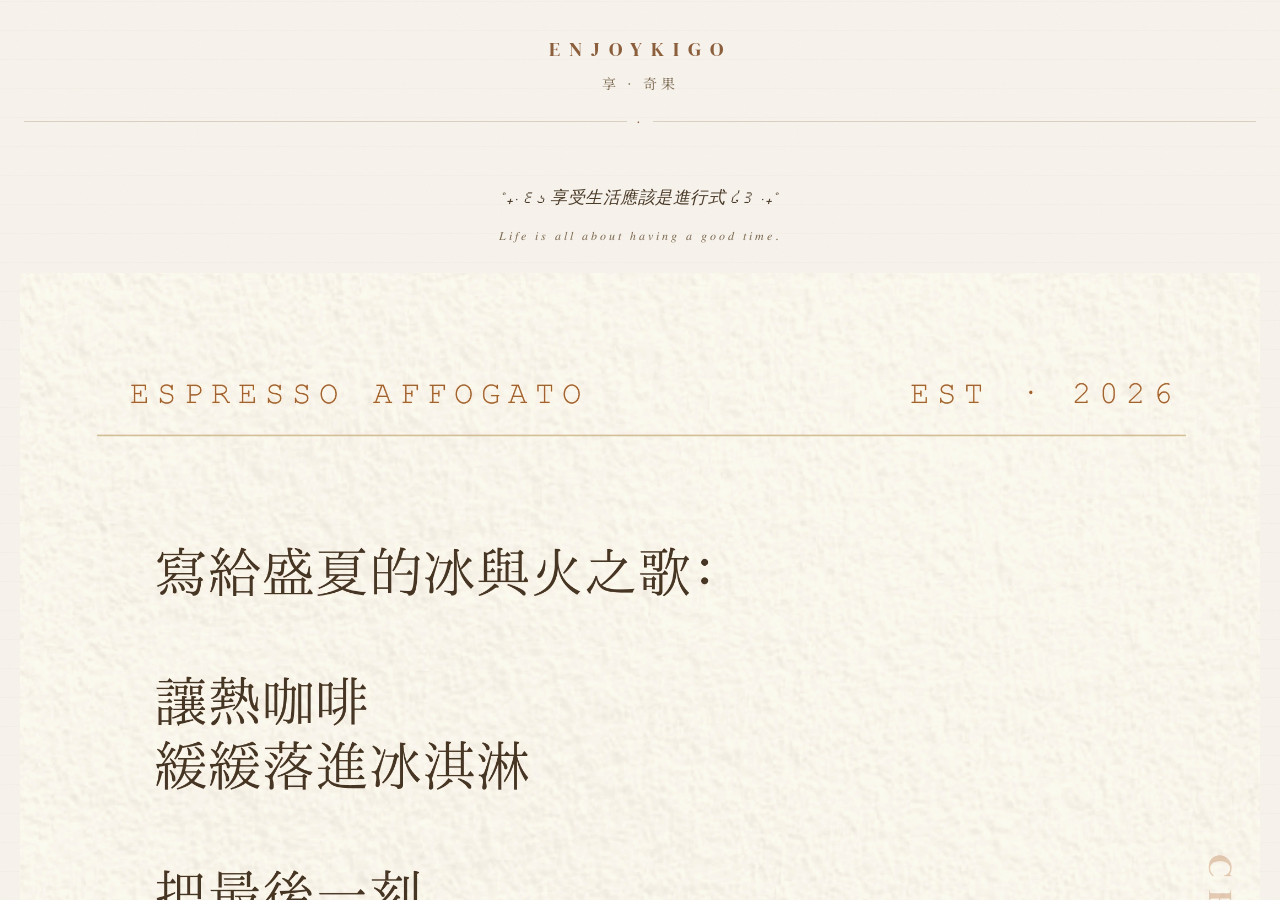
<file: index.html>
<!DOCTYPE html>
<html lang="zh-TW">
<head>
  <meta charset="UTF-8">
  <meta name="viewport" content="width=device-width, initial-scale=1.0">
  <meta name="theme-color" content="#F7F3EC">
  <title>享．奇果 — Seasonal Menu</title>

  <!-- SEO -->
  <meta name="description" content="享·奇果 EnjoyKigo — 精選當季咖啡、茶飲與手作甜點。每日限量，慢慢享受。">
  <meta name="keywords" content="享奇果,EnjoyKigo,咖啡,甜點,茶飲,季節菜單,手作蛋糕,台灣咖啡廳">
  <meta name="author" content="EnjoyKigo">
  <meta name="robots" content="index, follow">
  <meta name="color-scheme" content="only light">

  <!-- Open Graph -->
  <meta property="og:type" content="restaurant.menu">
  <meta property="og:title" content="享．奇果 — Seasonal Menu">
  <meta property="og:description" content="精選當季咖啡、茶飲與手作甜點。每日限量，慢慢享受。">
  <meta property="og:image" content="https://sandywow.github.io/kigoMenu/src/lemon%20pound.jpg">
  <meta property="og:url" content="https://sandywow.github.io/kigoMenu/">
  <meta property="og:locale" content="zh_TW">

  <!-- Twitter Card -->
  <meta name="twitter:card" content="summary_large_image">
  <meta name="twitter:title" content="享．奇果 — Seasonal Menu">
  <meta name="twitter:description" content="精選當季咖啡、茶飲與手作甜點。每日限量，慢慢享受。">
  <meta name="twitter:image" content="https://sandywow.github.io/kigoMenu/src/lemon%20pound.jpg">

  <link rel="preconnect" href="https://fonts.googleapis.com">
  <link href="https://fonts.googleapis.com/css2?family=Cormorant+Garamond:ital,wght@0,300;0,400;0,500;1,300;1,400&family=Noto+Serif+TC:wght@300;400&family=DM+Serif+Display:ital@0;1&display=swap" rel="stylesheet">
  <link rel="stylesheet" href="style.css">
</head>
<body>

<!-- ═══════════════════════════════════ -->
<!--  LANDING PAGE                      -->
<!-- ═══════════════════════════════════ -->
<section class="page visible" id="landing" aria-label="Welcome">

  <header class="landing-header">
    <div class="cafe-logo-text" id="cafe-name"></div>
    <div class="cafe-logo-jp"   id="cafe-sub"></div>
    <div class="landing-date"   id="landing-date-line"></div>
  </header>

  <div class="deco-rule"><span>◆</span></div>

  <!-- Hero visual (JS swaps in a real image if heroImage is set) -->
  <div class="hero-wrapper">
    <div class="hero-illustrated" id="hero-visual">
      <svg viewBox="0 0 220 220" xmlns="http://www.w3.org/2000/svg" aria-hidden="true">
        <ellipse cx="110" cy="165" rx="80" ry="14" fill="rgba(189,153,117,0.18)"/>
        <ellipse cx="110" cy="163" rx="75" ry="11" fill="rgba(237,229,216,0.9)" stroke="rgba(139,94,60,0.15)" stroke-width="1"/>
        <rect x="62" y="100" width="96" height="65" rx="4" fill="#E8DCC8"/>
        <rect x="62" y="100" width="96" height="22" rx="4" fill="#D9CFC0"/>
        <ellipse cx="110" cy="100" rx="50" ry="10" fill="#F2ECE2"/>
        <ellipse cx="110" cy="66"  rx="18" ry="20" fill="rgba(200,100,80,0.75)"/>
        <ellipse cx="110" cy="63"  rx="14" ry="16" fill="rgba(210,115,95,0.6)"/>
        <path d="M103 58 Q110 52 117 58" stroke="rgba(139,94,60,0.5)" stroke-width="1" fill="none"/>
        <ellipse cx="96"  cy="56" rx="8" ry="4" fill="rgba(122,125,92,0.65)" transform="rotate(-30,96,56)"/>
        <ellipse cx="124" cy="56" rx="8" ry="4" fill="rgba(122,125,92,0.55)" transform="rotate(30,124,56)"/>
        <circle cx="80"  cy="92" r="5" fill="rgba(242,236,226,0.9)"/>
        <circle cx="140" cy="90" r="4" fill="rgba(242,236,226,0.8)"/>
        <circle cx="158" cy="96" r="3" fill="rgba(242,236,226,0.7)"/>
        <circle cx="62"  cy="96" r="3" fill="rgba(242,236,226,0.7)"/>
        <line x1="165" y1="110" x2="165" y2="155" stroke="rgba(139,94,60,0.4)" stroke-width="1.5" stroke-linecap="round"/>
        <path d="M162 110 L162 120 M165 110 L165 120 M168 110 L168 120 M162 120 Q165 126 168 120" fill="none" stroke="rgba(139,94,60,0.4)" stroke-width="1.2"/>
        <ellipse cx="48"  cy="72"  rx="5" ry="3"   fill="rgba(237,232,154,0.5)"  transform="rotate(-20,48,72)"/>
        <ellipse cx="172" cy="80"  rx="4" ry="2.5" fill="rgba(164,168,120,0.4)"  transform="rotate(15,172,80)"/>
        <ellipse cx="38"  cy="130" rx="3" ry="2"   fill="rgba(237,232,154,0.35)" transform="rotate(40,38,130)"/>
        <ellipse cx="185" cy="120" rx="4" ry="2"   fill="rgba(164,168,120,0.3)"  transform="rotate(-10,185,120)"/>
      </svg>
    </div>
    <div class="seasonal-badge" id="hero-badge"></div>
    <div class="hero-caption">
      <h2 id="hero-title"></h2>
      <p  id="hero-subtitle"></p>
    </div>
  </div>

  <!-- Tagline -->
  <div class="tagline-block">
    <p id="landing-tagline"></p>
    <span class="jp" id="landing-tagline-jp"></span>
  </div>

  <!-- Seasonal banner -->
  <div class="banner-section" id="banner-section">
    <div class="banner-label" id="banner-label-text"></div>
    <div id="banner-display"></div>
  </div>

  <!-- Today's recommendation card -->
  <div class="seasonal-card" id="seasonal-card">
    <div class="card-label"       id="card-label-text"></div>
    <div class="card-item-name"   id="card-name"></div>
    <div class="card-item-name-jp" id="card-name-jp"></div>
    <p   class="card-desc"        id="card-desc"></p>
    <div class="card-price" id="card-price-wrap">
      <span id="card-price"></span>
      <span class="card-tag" id="card-tag"></span>
    </div>
  </div>

  <!-- CTA -->
  <div class="cta-wrapper">
    <button class="btn-menu" id="cta-btn" onclick="showMenu()"></button>
    <span class="btn-hint" id="cta-hint"></span>
  </div>

  <footer class="landing-footer" id="landing-footer">
    <span id="footer-left"></span>
    <span id="footer-right"></span>
  </footer>

</section>


<!-- ═══════════════════════════════════ -->
<!--  MENU PAGE                         -->
<!-- ═══════════════════════════════════ -->
<section class="page hidden" id="menu-page" aria-label="Full Menu">

  <div class="menu-header">
    <div class="menu-header-top">
      <button class="back-btn" onclick="showLanding()">
        <svg viewBox="0 0 24 24" fill="none" stroke="currentColor" stroke-width="1.5">
          <path d="M19 12H5M12 5l-7 7 7 7"/>
        </svg>
        返回
      </button>
      <div style="text-align:right" id="menu-logo-wrap"></div>
    </div>
    <div style="margin-top:16px">
      <div class="menu-title"    id="menu-title-text"></div>
      <div class="menu-subtitle" id="menu-subtitle-text"></div>
    </div>
  </div>

  <!-- Sticky tab bar (populated by JS from tabs config) -->
  <nav class="tab-bar" id="tab-bar" role="tablist"></nav>

  <!-- Menu items injected here by renderSection() -->
  <div id="menu-content"></div>

</section>

<script src="config.js"></script>
<script src="app.js"></script>
</body>
</html>
</file>
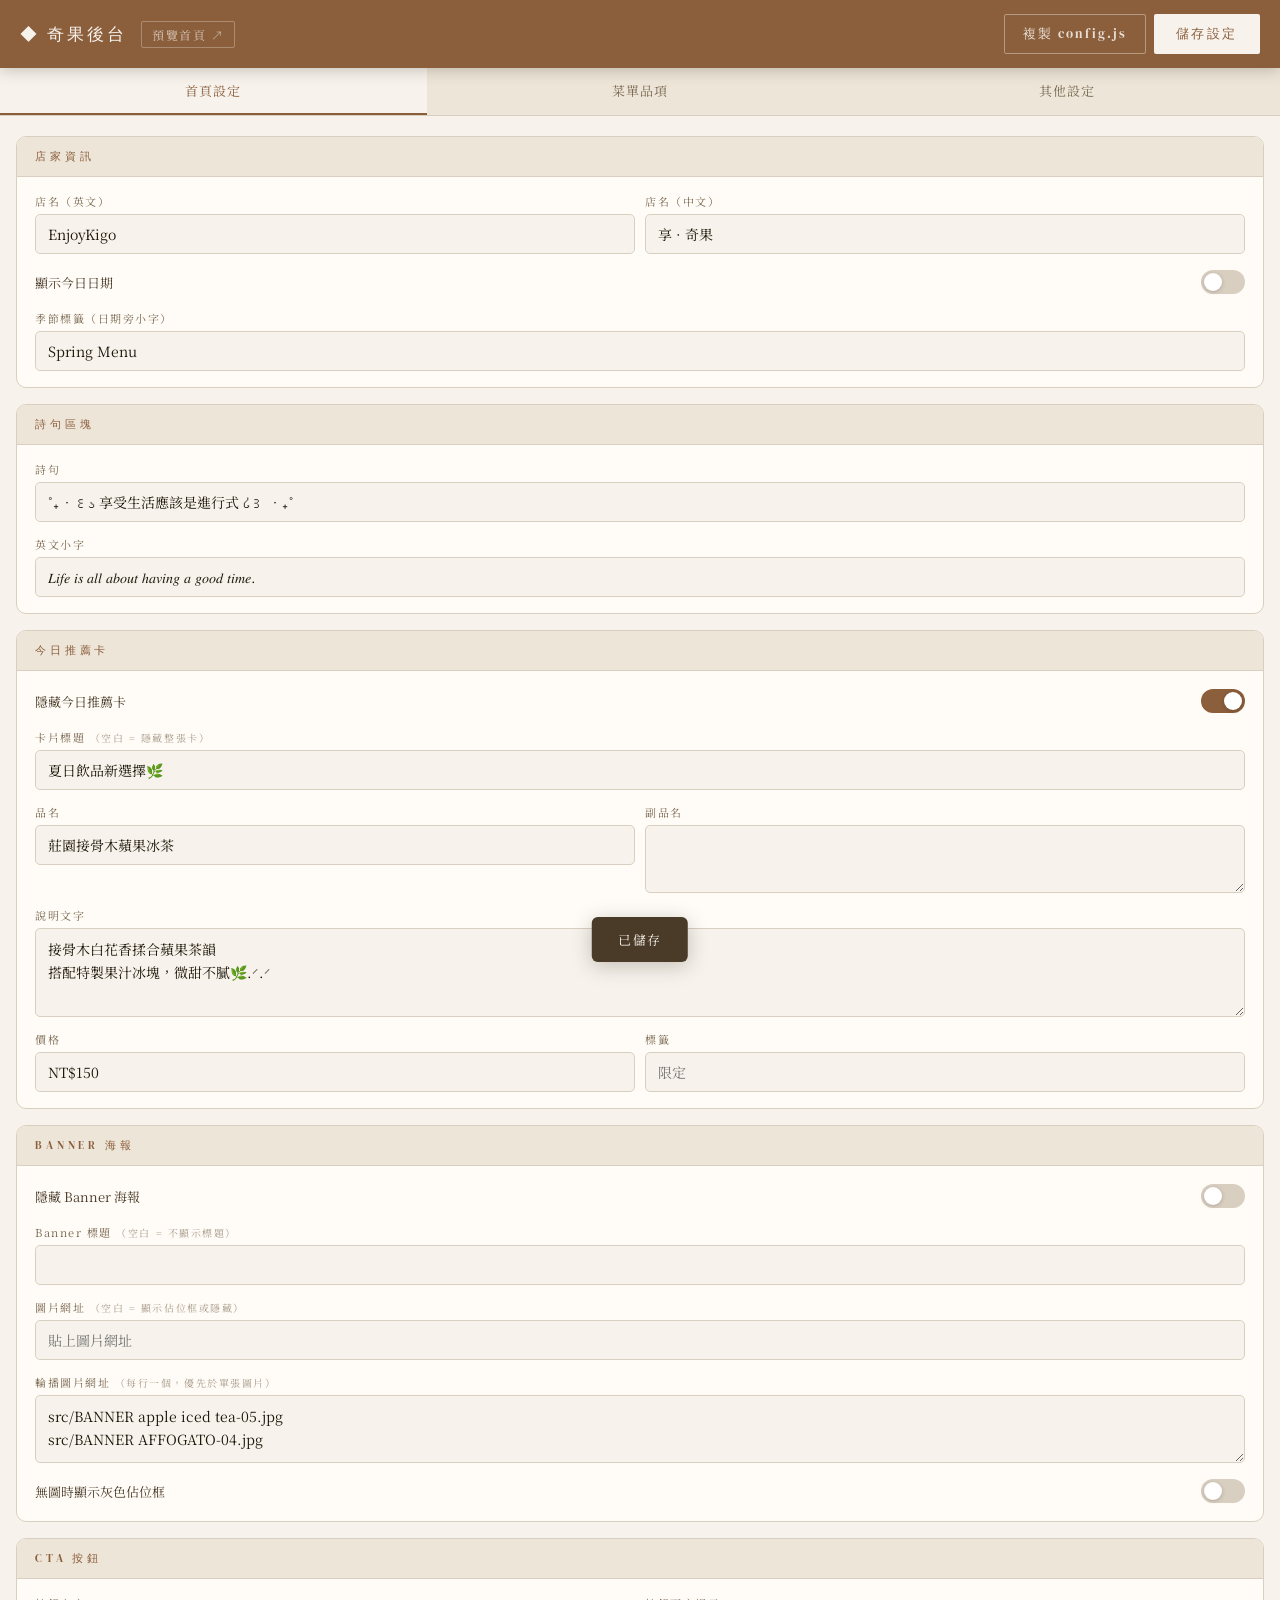
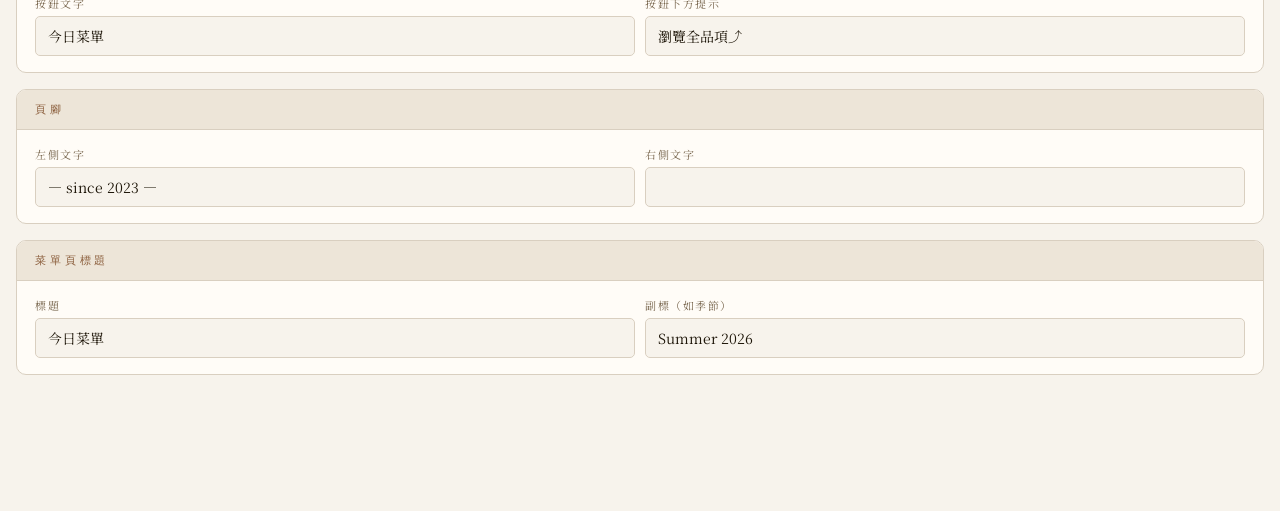
<file: admin.html>
<!DOCTYPE html>
<html lang="zh-TW">
<head>
  <meta charset="UTF-8">
  <meta name="viewport" content="width=device-width, initial-scale=1.0">
  <title>後台設定 — 享·奇果</title>
  <link rel="preconnect" href="https://fonts.googleapis.com">
  <link href="https://fonts.googleapis.com/css2?family=Cormorant+Garamond:ital,wght@0,400&family=Noto+Serif+TC:wght@300;400&family=DM+Serif+Display:ital@0;1&display=swap" rel="stylesheet">
  <style>
    :root {
      --cream: #F7F3EC; --parchment: #EDE5D8; --beige: #D9CFC0;
      --caramel: #8B5E3C; --caramel-lt: #B8845A;
      --ink: #1E1609; --ink-soft: #4A3A28; --ink-faint: #7A6850;
      --white: #FFFCF7; --danger: #b94040;
    }
    *, *::before, *::after { box-sizing: border-box; margin: 0; padding: 0; }
    body {
      background: var(--cream);
      color: var(--ink);
      font-family: 'Noto Serif TC', serif;
      font-size: 16px;
      min-height: 100vh;
      padding-bottom: 100px;
    }

    /* ── Header ── */
    .admin-header {
      background: var(--caramel);
      color: var(--cream);
      padding: 14px 20px;
      display: flex;
      align-items: center;
      justify-content: space-between;
      position: sticky;
      top: 0;
      z-index: 100;
      box-shadow: 0 2px 14px rgba(44,36,22,0.25);
    }
    .admin-header-left { display: flex; align-items: center; gap: 14px; }
    .admin-title {
      font-family: 'DM Serif Display', serif;
      font-size: 17px;
      letter-spacing: 0.18em;
    }
    .preview-link {
      font-size: 12px;
      color: rgba(247,243,236,0.7);
      text-decoration: none;
      letter-spacing: 0.12em;
      border: 1px solid rgba(247,243,236,0.3);
      padding: 4px 10px;
      border-radius: 2px;
      transition: all 0.3s;
    }
    .preview-link:hover { color: var(--cream); border-color: rgba(247,243,236,0.7); }
    .btn-export {
      background: transparent;
      color: rgba(247,243,236,0.85);
      border: 1px solid rgba(247,243,236,0.4);
      padding: 10px 18px;
      font-family: 'DM Serif Display', serif;
      font-size: 13px;
      letter-spacing: 0.15em;
      cursor: pointer;
      border-radius: 2px;
      transition: all 0.3s;
    }
    .btn-export:hover { background: rgba(247,243,236,0.12); border-color: rgba(247,243,236,0.8); color: var(--cream); }
    .btn-save {
      background: var(--cream);
      color: var(--caramel);
      border: none;
      padding: 10px 22px;
      font-family: 'DM Serif Display', serif;
      font-size: 13px;
      letter-spacing: 0.2em;
      cursor: pointer;
      border-radius: 2px;
      transition: background 0.3s;
    }
    .btn-save:hover { background: var(--parchment); }
    .btn-save:active { transform: scale(0.98); }

    /* ── Main tabs ── */
    .admin-tabs {
      display: flex;
      background: var(--parchment);
      border-bottom: 1px solid var(--beige);
    }
    .admin-tab {
      flex: 1;
      padding: 13px 6px;
      border: none;
      background: none;
      font-family: 'Noto Serif TC', serif;
      font-size: 13px;
      color: var(--ink-faint);
      cursor: pointer;
      letter-spacing: 0.08em;
      border-bottom: 2px solid transparent;
      transition: all 0.25s;
    }
    .admin-tab.active {
      color: var(--caramel);
      border-bottom-color: var(--caramel);
      background: var(--cream);
    }

    /* ── Panels ── */
    .admin-panel { display: none; padding: 20px 16px; }
    .admin-panel.active { display: block; }

    /* ── Section card ── */
    .section-card {
      background: var(--white);
      border: 1px solid var(--beige);
      border-radius: 10px;
      margin-bottom: 16px;
      overflow: hidden;
    }
    .section-card-title {
      font-family: 'DM Serif Display', serif;
      font-size: 11px;
      letter-spacing: 0.35em;
      text-transform: uppercase;
      color: var(--caramel);
      padding: 12px 18px;
      background: var(--parchment);
      border-bottom: 1px solid var(--beige);
    }
    .section-fields {
      padding: 16px 18px;
      display: flex;
      flex-direction: column;
      gap: 14px;
    }

    /* ── Form fields ── */
    .field { display: flex; flex-direction: column; gap: 5px; }
    .field label {
      font-size: 11px;
      color: var(--ink-faint);
      letter-spacing: 0.14em;
    }
    .hint { font-size: 10px; color: var(--ink-faint); opacity: 0.65; }
    .field input, .field textarea, .field select {
      width: 100%;
      padding: 9px 12px;
      border: 1px solid var(--beige);
      border-radius: 5px;
      background: var(--cream);
      color: var(--ink);
      font-family: 'Noto Serif TC', serif;
      font-size: 14px;
      outline: none;
      transition: border-color 0.25s;
      appearance: none;
    }
    .field input:focus, .field textarea:focus, .field select:focus {
      border-color: var(--caramel-lt);
      background: var(--white);
    }
    .field textarea { resize: vertical; min-height: 68px; line-height: 1.65; }
    .field select { background-image: url("data:image/svg+xml,%3Csvg xmlns='http://www.w3.org/2000/svg' width='12' height='8' viewBox='0 0 12 8'%3E%3Cpath d='M1 1l5 5 5-5' stroke='%237A6850' stroke-width='1.5' fill='none' stroke-linecap='round'/%3E%3C/svg%3E"); background-repeat: no-repeat; background-position: right 12px center; padding-right: 32px; }
    .field-row { display: flex; gap: 10px; }
    .field-row .field { flex: 1; min-width: 0; }

    /* ── Toggle ── */
    .toggle-row {
      display: flex;
      align-items: center;
      justify-content: space-between;
      padding: 2px 0;
    }
    .toggle-label { font-size: 13px; color: var(--ink-soft); }
    .toggle {
      position: relative;
      width: 44px;
      height: 24px;
      flex-shrink: 0;
    }
    .toggle input { opacity: 0; width: 0; height: 0; position: absolute; }
    .toggle-track {
      position: absolute;
      inset: 0;
      background: var(--beige);
      border-radius: 24px;
      cursor: pointer;
      transition: background 0.3s;
    }
    .toggle-track::before {
      content: '';
      position: absolute;
      width: 18px; height: 18px;
      left: 3px; top: 3px;
      background: white;
      border-radius: 50%;
      transition: transform 0.3s;
      box-shadow: 0 1px 4px rgba(0,0,0,0.2);
    }
    .toggle input:checked ~ .toggle-track { background: var(--caramel); }
    .toggle input:checked ~ .toggle-track::before { transform: translateX(20px); }

    /* ── Category sub-tabs ── */
    .cat-tabs {
      display: flex;
      overflow-x: auto;
      border-bottom: 1px solid var(--beige);
      margin-bottom: 18px;
      scrollbar-width: none;
    }
    .cat-tabs::-webkit-scrollbar { display: none; }
    .cat-tab {
      padding: 10px 18px;
      border: none;
      background: none;
      font-family: 'Noto Serif TC', serif;
      font-size: 13px;
      color: var(--ink-faint);
      cursor: pointer;
      white-space: nowrap;
      border-bottom: 2px solid transparent;
      transition: all 0.25s;
      flex-shrink: 0;
    }
    .cat-tab.active { color: var(--caramel); border-bottom-color: var(--caramel); }

    /* ── Menu item card ── */
    .item-card {
      background: var(--white);
      border: 1px solid var(--beige);
      border-radius: 10px;
      margin-bottom: 12px;
      overflow: hidden;
    }
    .item-card-header {
      display: flex;
      align-items: center;
      justify-content: space-between;
      padding: 11px 16px;
      background: var(--parchment);
      border-bottom: 1px solid var(--beige);
      cursor: pointer;
      user-select: none;
    }
    .item-card-name { font-size: 14px; color: var(--ink-soft); }
    .soldout-badge {
      font-size: 10px;
      background: #888;
      color: #fff;
      padding: 2px 8px;
      border-radius: 4px;
      letter-spacing: 0.15em;
      margin-left: 8px;
      vertical-align: middle;
    }
    .item-card.is-soldout .item-card-header { opacity: 0.55; }
    .item-card-actions { display: flex; gap: 8px; align-items: center; }
    .item-chevron {
      font-size: 10px;
      color: var(--ink-faint);
      transition: transform 0.3s;
    }
    .item-card.collapsed .item-chevron { transform: rotate(-90deg); }
    .item-card.collapsed .item-fields { display: none; }
    .item-fields { padding: 14px 16px; display: flex; flex-direction: column; gap: 12px; }
    .btn-remove {
      background: none;
      border: 1px solid var(--beige);
      color: var(--ink-faint);
      font-size: 11px;
      padding: 4px 10px;
      border-radius: 3px;
      cursor: pointer;
      transition: all 0.25s;
      font-family: 'Noto Serif TC', serif;
      letter-spacing: 0.05em;
    }
    .btn-remove:hover { border-color: var(--danger); color: var(--danger); }
    .btn-move {
      background: none;
      border: 1px solid var(--beige);
      color: var(--ink-faint);
      width: 28px;
      height: 28px;
      border-radius: 3px;
      cursor: pointer;
      transition: all 0.2s;
      display: flex;
      align-items: center;
      justify-content: center;
      flex-shrink: 0;
      padding: 0;
    }
    .btn-move:hover:not(:disabled) { border-color: var(--caramel-lt); color: var(--caramel); }
    .btn-move:disabled { opacity: 0.25; cursor: default; }
    .btn-move svg { width: 12px; height: 12px; }

    /* ── Add button ── */
    .btn-add {
      display: flex;
      align-items: center;
      justify-content: center;
      gap: 8px;
      width: 100%;
      padding: 14px;
      border: 2px dashed var(--beige);
      border-radius: 10px;
      background: transparent;
      color: var(--ink-faint);
      font-family: 'Noto Serif TC', serif;
      font-size: 13px;
      cursor: pointer;
      letter-spacing: 0.1em;
      transition: all 0.25s;
      margin-top: 4px;
    }
    .btn-add:hover { border-color: var(--caramel-lt); color: var(--caramel); background: rgba(139,94,60,0.04); }

    /* ── Toast ── */
    .toast {
      position: fixed;
      bottom: 28px;
      left: 50%;
      transform: translateX(-50%) translateY(90px);
      background: var(--ink-soft);
      color: var(--cream);
      padding: 13px 26px;
      border-radius: 6px;
      font-size: 13px;
      letter-spacing: 0.14em;
      transition: transform 0.4s cubic-bezier(0.34,1.56,0.64,1);
      z-index: 999;
      white-space: nowrap;
      box-shadow: 0 4px 20px rgba(44,36,22,0.25);
    }
    .toast.show { transform: translateX(-50%) translateY(0); }

    /* ── Config Modal ── */
    .modal-backdrop {
      display: none;
      position: fixed;
      inset: 0;
      background: rgba(30,22,9,0.55);
      z-index: 200;
      backdrop-filter: blur(2px);
    }
    .modal {
      display: none;
      position: fixed;
      inset: 0;
      margin: auto;
      width: min(92vw, 640px);
      height: min(80vh, 600px);
      background: var(--white);
      border-radius: 12px;
      z-index: 201;
      box-shadow: 0 24px 60px rgba(30,22,9,0.3);
      flex-direction: column;
      overflow: hidden;
    }
    .modal-backdrop.open, .modal.open { display: flex; }
    .modal-header {
      display: flex;
      align-items: center;
      justify-content: space-between;
      padding: 16px 20px;
      background: var(--parchment);
      border-bottom: 1px solid var(--beige);
      flex-shrink: 0;
    }
    .modal-title {
      font-family: 'DM Serif Display', serif;
      font-size: 15px;
      letter-spacing: 0.2em;
      color: var(--caramel);
    }
    .modal-copy-btn {
      background: var(--caramel);
      color: var(--cream);
      border: none;
      padding: 8px 18px;
      font-family: 'Noto Serif TC', serif;
      font-size: 13px;
      letter-spacing: 0.1em;
      border-radius: 4px;
      cursor: pointer;
      transition: background 0.25s;
    }
    .modal-copy-btn:hover { background: var(--ink-soft); }
    .modal-copy-btn.copied { background: #5a8a5a; }
    .modal-close {
      background: none;
      border: none;
      font-size: 16px;
      color: var(--ink-faint);
      cursor: pointer;
      padding: 4px 8px;
      line-height: 1;
      transition: color 0.2s;
    }
    .modal-close:hover { color: var(--ink); }
    .modal-hint {
      padding: 10px 20px 6px;
      font-size: 12px;
      color: var(--ink-faint);
      letter-spacing: 0.08em;
      flex-shrink: 0;
    }
    .modal-textarea {
      flex: 1;
      width: 100%;
      border: none;
      outline: none;
      resize: none;
      padding: 12px 20px 20px;
      font-family: 'Courier New', Courier, monospace;
      font-size: 12px;
      line-height: 1.7;
      color: var(--ink-soft);
      background: var(--cream);
      overflow-y: auto;
    }

    /* ── Reset btn ── */
    .btn-reset {
      width: 100%;
      padding: 12px;
      border: 1px solid var(--beige);
      border-radius: 5px;
      background: none;
      color: var(--ink-faint);
      font-family: 'Noto Serif TC', serif;
      font-size: 13px;
      cursor: pointer;
      letter-spacing: 0.1em;
      transition: all 0.25s;
    }
    .btn-reset:hover { border-color: var(--danger); color: var(--danger); }

    /* ── Section title row for other tab ── */
    .key-chip {
      display: inline-block;
      font-size: 10px;
      color: var(--caramel);
      letter-spacing: 0.2em;
      border: 1px solid rgba(139,94,60,0.25);
      padding: 2px 8px;
      border-radius: 2px;
      margin-bottom: 8px;
      text-transform: uppercase;
    }
    .other-group {
      border-bottom: 1px solid var(--parchment);
      padding-bottom: 14px;
      margin-bottom: 14px;
    }
    .other-group:last-child { border-bottom: none; margin-bottom: 0; padding-bottom: 0; }
  </style>
</head>
<body>

<!-- ═══ Header ═══ -->
<header class="admin-header">
  <div class="admin-header-left">
    <div class="admin-title">◆ 奇果後台</div>
    <a class="preview-link" href="index.html" target="_blank">預覽首頁 ↗</a>
  </div>
  <div style="display:flex;gap:8px">
    <button class="btn-export" onclick="openConfigModal()">複製 config.js</button>
    <button class="btn-save" onclick="saveAll()">儲存設定</button>
  </div>
</header>

<!-- ═══ Main tabs ═══ -->
<div class="admin-tabs">
  <button class="admin-tab active" onclick="switchPanel('landing', this)">首頁設定</button>
  <button class="admin-tab" onclick="switchPanel('menu', this)">菜單品項</button>
  <button class="admin-tab" onclick="switchPanel('other', this)">其他設定</button>
</div>

<!-- ═══════════════════════════════════
     PANEL: 首頁設定
═══════════════════════════════════ -->
<div class="admin-panel active" id="panel-landing">

  <div class="section-card">
    <div class="section-card-title">店家資訊</div>
    <div class="section-fields">
      <div class="field-row">
        <div class="field">
          <label>店名（英文）</label>
          <input type="text" id="ld-cafeName">
        </div>
        <div class="field">
          <label>店名（中文）</label>
          <input type="text" id="ld-cafeSub">
        </div>
      </div>
      <div class="toggle-row">
        <span class="toggle-label">顯示今日日期</span>
        <label class="toggle">
          <input type="checkbox" id="ld-showDate">
          <span class="toggle-track"></span>
        </label>
      </div>
      <div class="field">
        <label>季節標籤（日期旁小字）</label>
        <input type="text" id="ld-dateSeasonLabel" placeholder="Spring Menu">
      </div>
    </div>
  </div>

  <div class="section-card">
    <div class="section-card-title">詩句區塊</div>
    <div class="section-fields">
      <div class="field">
        <label>詩句</label>
        <input type="text" id="ld-tagline">
      </div>
      <div class="field">
        <label>英文小字</label>
        <input type="text" id="ld-taglineJp">
      </div>
    </div>
  </div>

  <div class="section-card">
    <div class="section-card-title">今日推薦卡</div>
    <div class="section-fields">
      <div class="toggle-row">
        <span class="toggle-label">隱藏今日推薦卡</span>
        <label class="toggle">
          <input type="checkbox" id="ld-hideCard">
          <span class="toggle-track"></span>
        </label>
      </div>
      <div class="field">
        <label>卡片標題 <span class="hint">（空白 = 隱藏整張卡）</span></label>
        <input type="text" id="ld-cardLabel" placeholder="今日推薦">
      </div>
      <div class="field-row">
        <div class="field">
          <label>品名</label>
          <input type="text" id="ld-cardName">
        </div>
        <div class="field">
          <label>副品名</label>
          <textarea id="ld-cardNameJp" rows="2"></textarea>
        </div>
      </div>
      <div class="field">
        <label>說明文字</label>
        <textarea id="ld-cardDesc" rows="3"></textarea>
      </div>
      <div class="field-row">
        <div class="field">
          <label>價格</label>
          <input type="text" id="ld-cardPrice" placeholder="NT$100">
        </div>
        <div class="field">
          <label>標籤</label>
          <input type="text" id="ld-cardTag" placeholder="限定">
        </div>
      </div>
    </div>
  </div>

  <div class="section-card">
    <div class="section-card-title">Banner 海報</div>
    <div class="section-fields">
      <div class="toggle-row">
        <span class="toggle-label">隱藏 Banner 海報</span>
        <label class="toggle">
          <input type="checkbox" id="ld-hideBanner">
          <span class="toggle-track"></span>
        </label>
      </div>
      <div class="field">
        <label>Banner 標題 <span class="hint">（空白 = 不顯示標題）</span></label>
        <input type="text" id="ld-bannerLabel">
      </div>
      <div class="field">
        <label>圖片網址 <span class="hint">（空白 = 顯示佔位框或隱藏）</span></label>
        <input type="text" id="ld-bannerImage" placeholder="貼上圖片網址">
      </div>
      <div class="field">
        <label>輪播圖片網址 <span class="hint">（每行一個，優先於單張圖片）</span></label>
        <textarea id="ld-bannerImages" placeholder="src/BANNER FISH-03.jpg\nsrc/BANNER AFFOGATO-04.jpg"></textarea>
      </div>
      <div class="toggle-row">
        <span class="toggle-label">無圖時顯示灰色佔位框</span>
        <label class="toggle">
          <input type="checkbox" id="ld-bannerPlaceholder">
          <span class="toggle-track"></span>
        </label>
      </div>
    </div>
  </div>

  <div class="section-card">
    <div class="section-card-title">CTA 按鈕</div>
    <div class="section-fields">
      <div class="field-row">
        <div class="field">
          <label>按鈕文字</label>
          <input type="text" id="ld-ctaButton" placeholder="今日菜單">
        </div>
        <div class="field">
          <label>按鈕下方提示</label>
          <input type="text" id="ld-ctaHint" placeholder="瀏覽全品項">
        </div>
      </div>
    </div>
  </div>

  <div class="section-card">
    <div class="section-card-title">頁腳</div>
    <div class="section-fields">
      <div class="field-row">
        <div class="field">
          <label>左側文字</label>
          <input type="text" id="ld-footerLeft">
        </div>
        <div class="field">
          <label>右側文字</label>
          <input type="text" id="ld-footerRight">
        </div>
      </div>
    </div>
  </div>

  <div class="section-card">
    <div class="section-card-title">菜單頁標題</div>
    <div class="section-fields">
      <div class="field-row">
        <div class="field">
          <label>標題</label>
          <input type="text" id="ld-menuTitle">
        </div>
        <div class="field">
          <label>副標（如季節）</label>
          <input type="text" id="ld-menuSubtitle">
        </div>
      </div>
    </div>
  </div>

</div>

<!-- ═══════════════════════════════════
     PANEL: 菜單品項
═══════════════════════════════════ -->
<div class="admin-panel" id="panel-menu">
  <div class="cat-tabs" id="cat-tabs"></div>
  <div id="menu-editor"></div>
</div>

<!-- ═══════════════════════════════════
     PANEL: 其他設定
═══════════════════════════════════ -->
<div class="admin-panel" id="panel-other">

  <div class="section-card">
    <div class="section-card-title">分頁標籤名稱</div>
    <div class="section-fields" id="tabs-editor"></div>
  </div>

  <div class="section-card">
    <div class="section-card-title">各分頁標題</div>
    <div class="section-fields" id="section-titles-editor"></div>
  </div>

  <div class="section-card">
    <div class="section-card-title">重置設定</div>
    <div class="section-fields">
      <p style="font-size:12px;color:var(--ink-faint);line-height:1.8;letter-spacing:0.05em">清除後台所有儲存，恢復 config.js 原始預設值。</p>
      <button class="btn-reset" onclick="resetConfig()">清除所有儲存，恢復預設值</button>
    </div>
  </div>

</div>

<!-- ═══ Config Modal ═══ -->
<div class="modal-backdrop" id="modal-backdrop" onclick="closeConfigModal()"></div>
<div class="modal" id="config-modal">
  <div class="modal-header">
    <div class="modal-title">config.js</div>
    <div style="display:flex;gap:8px;align-items:center">
      <button class="modal-copy-btn" id="copy-btn" onclick="copyConfig()">複製全部</button>
      <button class="modal-close" onclick="closeConfigModal()">✕</button>
    </div>
  </div>
  <p class="modal-hint">複製後貼上覆蓋 config.js 檔案即可永久生效</p>
  <textarea class="modal-textarea" id="config-output" readonly spellcheck="false"></textarea>
</div>

<div class="toast" id="toast">已儲存</div>

<script src="config.js"></script>
<script>
// ─────────────────────────────────────
//  State
// ─────────────────────────────────────
let state = {};

function deepClone(o) { return JSON.parse(JSON.stringify(o)); }
function ve(v)        { return v == null ? '' : v; }        // value or empty
function ne(v)        { const s = String(v).trim(); return s === '' ? null : s; } // null if empty

function loadState() {
  const defaults = {
    menuData:      deepClone(menuData),
    landingData:   deepClone(landingData),
    tabs:          deepClone(tabs),
    sectionTitles: deepClone(sectionTitles)
  };
  const stored = localStorage.getItem('kigoMenuConfig');
  if (stored) {
    try {
      const c = JSON.parse(stored);
      state = {
        menuData:      c.menuData      || defaults.menuData,
        landingData:   Object.assign({}, defaults.landingData, c.landingData || {}),
        tabs:          c.tabs          || defaults.tabs,
        sectionTitles: Object.assign({}, defaults.sectionTitles, c.sectionTitles || {})
      };
      return;
    } catch(e) {}
  }
  state = defaults;
}

// ─────────────────────────────────────
//  Panel switching
// ─────────────────────────────────────
function switchPanel(name, btn) {
  document.querySelectorAll('.admin-panel').forEach(p => p.classList.remove('active'));
  document.querySelectorAll('.admin-tab').forEach(b => b.classList.remove('active'));
  document.getElementById('panel-' + name).classList.add('active');
  btn.classList.add('active');
}

// ─────────────────────────────────────
//  Landing: populate & read
// ─────────────────────────────────────
function populateLanding() {
  const ld = state.landingData;
  const textFields = [
    'cafeName','cafeSub','dateSeasonLabel',
    'tagline','taglineJp',
    'cardLabel','cardName','cardNameJp','cardDesc','cardPrice','cardTag',
    'bannerLabel','bannerImage','ctaButton','ctaHint',
    'footerLeft','footerRight','menuTitle','menuSubtitle'
  ];
  textFields.forEach(k => {
    const el = document.getElementById('ld-' + k);
    if (el) el.value = ve(ld[k]);
  });
  document.getElementById('ld-bannerImages').value = Array.isArray(ld.bannerImages) ? ld.bannerImages.filter(Boolean).join('\n') : '';
  document.getElementById('ld-showDate').checked          = !!ld.showDate;
  document.getElementById('ld-bannerPlaceholder').checked = !!ld.bannerPlaceholder;
  document.getElementById('ld-hideCard').checked           = !!ld.hideCard;
  document.getElementById('ld-hideBanner').checked         = !!ld.hideBanner;
}

function readLanding() {
  const t = id => ne(document.getElementById('ld-' + id).value);
  const multi = id => {
    const value = document.getElementById('ld-' + id).value || '';
    return value
      .split(/\r?\n/)
      .map(s => s.trim())
      .filter(Boolean);
  };
  return {
    cafeName:        t('cafeName'),
    cafeSub:         t('cafeSub'),
    showDate:        document.getElementById('ld-showDate').checked,
    dateSeasonLabel: t('dateSeasonLabel'),
    bannerImages:    multi('bannerImages'),
    tagline:         t('tagline'),
    taglineJp:       t('taglineJp'),
    cardLabel:       t('cardLabel'),
    cardName:        t('cardName'),
    cardNameJp:      t('cardNameJp'),
    cardDesc:        t('cardDesc'),
    cardPrice:       t('cardPrice'),
    cardTag:         t('cardTag'),
    bannerLabel:     t('bannerLabel'),
    bannerImage:     t('bannerImage'),
    bannerAlt:       state.landingData.bannerAlt || '當季推薦海報',
    bannerPlaceholder: document.getElementById('ld-bannerPlaceholder').checked,
    hideCard:        document.getElementById('ld-hideCard').checked,
    hideBanner:      document.getElementById('ld-hideBanner').checked,
    ctaButton:       t('ctaButton'),
    ctaHint:         t('ctaHint'),
    footerLeft:      t('footerLeft'),
    footerRight:     t('footerRight'),
    menuTitle:       t('menuTitle'),
    menuSubtitle:    t('menuSubtitle'),
  };
}

// ─────────────────────────────────────
//  Menu editor
// ─────────────────────────────────────
const TEMP_CATS = ['coffee', 'tea', 'noncafe'];
let currentCat = null;

function buildCatTabs() {
  const bar = document.getElementById('cat-tabs');
  bar.innerHTML = '';
  state.tabs.forEach((tab, i) => {
    const btn = document.createElement('button');
    btn.className = 'cat-tab' + (i === 0 ? ' active' : '');
    btn.textContent = tab.label;
    btn.onclick = () => {
      document.querySelectorAll('.cat-tab').forEach(b => b.classList.remove('active'));
      btn.classList.add('active');
      renderMenuEditor(tab.key);
    };
    bar.appendChild(btn);
  });
  if (state.tabs.length) renderMenuEditor(state.tabs[0].key);
}

function renderMenuEditor(catKey) {
  currentCat = catKey;
  const items    = state.menuData[catKey] || [];
  const withTemp = TEMP_CATS.includes(catKey);
  const wrap     = document.getElementById('menu-editor');
  wrap.innerHTML = '';

  items.forEach((item, idx) => wrap.appendChild(buildItemCard(catKey, item, idx, withTemp, items.length)));

  const addBtn = document.createElement('button');
  addBtn.className = 'btn-add';
  addBtn.textContent = '＋ 新增品項';
  addBtn.onclick = () => {
    if (!state.menuData[catKey]) state.menuData[catKey] = [];
    state.menuData[catKey].push({ name: '新品項', nameJp: null, desc: null, price: 'NT$0', tag: null, image: null, emoji: null });
    renderMenuEditor(catKey);
  };
  wrap.appendChild(addBtn);
}

function esc(s) { return (s == null ? '' : String(s)).replace(/"/g, '&quot;').replace(/</g, '&lt;'); }

function buildItemCard(catKey, item, idx, withTemp, total) {
  const card = document.createElement('div');
  card.className = 'item-card' + (item.soldOut ? ' is-soldout' : '');

  const sel = v => ['', 'hot', 'iced', 'both'].map(o =>
    `<option value="${o}" ${item.temp === o || (!item.temp && o === '') ? 'selected' : ''}>${
      o === '' ? '不顯示' : o === 'hot' ? '熱' : o === 'iced' ? '冰' : '冰 · 熱'
    }</option>`
  ).join('');

  const upSvg   = `<svg viewBox="0 0 24 24" fill="none" stroke="currentColor" stroke-width="2.5" stroke-linecap="round"><path d="M18 15l-6-6-6 6"/></svg>`;
  const downSvg = `<svg viewBox="0 0 24 24" fill="none" stroke="currentColor" stroke-width="2.5" stroke-linecap="round"><path d="M6 9l6 6 6-6"/></svg>`;

  card.innerHTML = `
    <div class="item-card-header" onclick="toggleCard(this)">
      <span class="item-card-name">${esc(item.name) || '（未命名）'}</span>
      <span class="soldout-badge"${item.soldOut ? '' : ' style="display:none"'}>售完</span>
      <div class="item-card-actions">
        <button class="btn-move" onclick="event.stopPropagation(); moveItem('${catKey}',${idx},-1)" ${idx === 0 ? 'disabled' : ''}>${upSvg}</button>
        <button class="btn-move" onclick="event.stopPropagation(); moveItem('${catKey}',${idx},1)" ${idx === total - 1 ? 'disabled' : ''}>${downSvg}</button>
        <button class="btn-remove" onclick="event.stopPropagation(); removeItem('${catKey}',${idx})">移除</button>
        <span class="item-chevron">▼</span>
      </div>
    </div>
    <div class="item-fields">
      <div class="toggle-row">
        <span class="toggle-label">售完</span>
        <label class="toggle">
          <input type="checkbox" ${item.soldOut ? 'checked' : ''} onchange="
            updateItem('${catKey}',${idx},'soldOut',this.checked);
            const c=this.closest('.item-card');
            c.classList.toggle('is-soldout',this.checked);
            c.querySelector('.soldout-badge').style.display=this.checked?'':'none';
          ">
          <span class="toggle-track"></span>
        </label>
      </div>
      <div class="field-row">
        <div class="field">
          <label>品名</label>
          <input type="text" value="${esc(item.name)}"
            oninput="updateItem('${catKey}',${idx},'name',this.value);
                     this.closest('.item-card').querySelector('.item-card-name').textContent=this.value||'（未命名）'">
        </div>
        <div class="field">
          <label>副品名 <span class="hint">（可空白，換行會顯示在網頁）</span></label>
          <textarea oninput="updateItem('${catKey}',${idx},'nameJp',this.value)">${esc(item.nameJp)}</textarea>
        </div>
      </div>
      <div class="field">
        <label>說明文字</label>
        <textarea oninput="updateItem('${catKey}',${idx},'desc',this.value)">${esc(item.desc)}</textarea>
      </div>
      <div class="field-row">
        <div class="field">
          <label>價格</label>
          <input type="text" value="${esc(item.price)}" placeholder="NT$0"
            oninput="updateItem('${catKey}',${idx},'price',this.value)">
        </div>
        <div class="field">
          <label>標籤 <span class="hint">（可空白）</span></label>
          <input type="text" value="${esc(item.tag)}" placeholder="限定"
            oninput="updateItem('${catKey}',${idx},'tag',this.value)">
        </div>
      </div>
      <div class="field">
        <label>圖片網址 <span class="hint">（空白 = 不顯示）</span></label>
        <input type="text" value="${esc(item.image)}" placeholder="src/photo.jpg 或圖片網址"
          oninput="updateItem('${catKey}',${idx},'image',this.value)">
      </div>
      ${withTemp ? `<div class="field"><label>溫度選項</label><select onchange="updateItem('${catKey}',${idx},'temp',this.value)">${sel()}</select></div>` : ''}
    </div>`;
  return card;
}

function toggleCard(header) {
  header.closest('.item-card').classList.toggle('collapsed');
}

function updateItem(catKey, idx, field, value) {
  if (!state.menuData[catKey] || !state.menuData[catKey][idx]) return;
  state.menuData[catKey][idx][field] = (field === 'soldOut') ? value : ne(value);
}

function moveItem(catKey, idx, dir) {
  const items = state.menuData[catKey];
  const newIdx = idx + dir;
  if (newIdx < 0 || newIdx >= items.length) return;
  [items[idx], items[newIdx]] = [items[newIdx], items[idx]];
  renderMenuEditor(catKey);
}

function removeItem(catKey, idx) {
  if (!confirm('確定要移除「' + (state.menuData[catKey][idx].name || '這個品項') + '」嗎？')) return;
  state.menuData[catKey].splice(idx, 1);
  renderMenuEditor(catKey);
}

// ─────────────────────────────────────
//  Other settings
// ─────────────────────────────────────
function buildTabsEditor() {
  const wrap = document.getElementById('tabs-editor');
  wrap.innerHTML = '';
  state.tabs.forEach((tab, i) => {
    const row = document.createElement('div');
    row.className = 'field-row';
    row.innerHTML = `
      <div class="field" style="flex:0 0 90px">
        <label>識別碼</label>
        <input type="text" value="${tab.key}" readonly style="opacity:0.45;cursor:not-allowed">
      </div>
      <div class="field">
        <label>顯示名稱</label>
        <input type="text" value="${tab.label}" oninput="state.tabs[${i}].label=this.value">
      </div>`;
    wrap.appendChild(row);
  });
}

function buildSectionTitlesEditor() {
  const wrap = document.getElementById('section-titles-editor');
  wrap.innerHTML = '';
  Object.keys(state.sectionTitles).forEach(key => {
    const t = state.sectionTitles[key];
    const g = document.createElement('div');
    g.className = 'other-group';
    g.innerHTML = `
      <div class="key-chip">${key}</div>
      <div class="field-row">
        <div class="field">
          <label>英文標題</label>
          <input type="text" value="${ve(t.en)}" oninput="state.sectionTitles['${key}'].en=ne(this.value)">
        </div>
        <div class="field">
          <label>中文副標</label>
          <input type="text" value="${ve(t.jp)}" oninput="state.sectionTitles['${key}'].jp=ne(this.value)">
        </div>
      </div>`;
    wrap.appendChild(g);
  });
}

// ─────────────────────────────────────
//  Save / Reset
// ─────────────────────────────────────
// ─────────────────────────────────────
//  Export config.js
// ─────────────────────────────────────
function openConfigModal() {
  state.landingData = readLanding();

  function jv(v) {
    if (v === null || v === undefined) return 'null';
    if (typeof v === 'boolean') return String(v);
    return JSON.stringify(v);
  }

  function renderItem(item) {
    const keys = ['name','nameJp','desc','price','tag','image','emoji','temp','soldOut'];
    const lines = keys.filter(k => k in item).map(k => `      ${k}: ${jv(item[k])}`);
    return '    {\n' + lines.join(',\n') + '\n    }';
  }

  function renderMenuData(md) {
    const cats = Object.keys(md);
    const blocks = cats.map(cat => {
      const items = (md[cat] || []).map(renderItem).join(',\n');
      return `  ${cat}: [\n${items}\n  ]`;
    });
    return 'const menuData = {\n' + blocks.join(',\n') + '\n};';
  }

  function renderLanding(ld) {
    const entries = Object.keys(ld).map(k => `  ${k}: ${jv(ld[k])}`);
    return 'const landingData = {\n' + entries.join(',\n') + '\n};';
  }

  function renderTabs(t) {
    const items = t.map(tab => `  { key: ${jv(tab.key)}, label: ${jv(tab.label)} }`);
    return 'const tabs = [\n' + items.join(',\n') + '\n];';
  }

  function renderSectionTitles(st) {
    const entries = Object.keys(st).map(k => {
      const t = st[k];
      return `  ${k}: { en: ${jv(t.en)}, jp: ${jv(t.jp)} }`;
    });
    return 'const sectionTitles = {\n' + entries.join(',\n') + '\n};';
  }

  const content = [
    renderMenuData(state.menuData),
    renderLanding(state.landingData),
    renderTabs(state.tabs),
    renderSectionTitles(state.sectionTitles)
  ].join('\n\n');

  document.getElementById('config-output').value = content;
  document.getElementById('modal-backdrop').classList.add('open');
  document.getElementById('config-modal').classList.add('open');
  document.getElementById('copy-btn').textContent = '複製全部';
  document.getElementById('copy-btn').classList.remove('copied');
}

function closeConfigModal() {
  document.getElementById('modal-backdrop').classList.remove('open');
  document.getElementById('config-modal').classList.remove('open');
}

function copyConfig() {
  const ta  = document.getElementById('config-output');
  const btn = document.getElementById('copy-btn');
  ta.select();
  navigator.clipboard.writeText(ta.value).then(() => {
    btn.textContent = '已複製 ✓';
    btn.classList.add('copied');
    setTimeout(() => { btn.textContent = '複製全部'; btn.classList.remove('copied'); }, 2000);
  });
}

function saveAll() {
  state.landingData = readLanding();
  localStorage.setItem('kigoMenuConfig', JSON.stringify(state));
  showToast('已儲存！重新整理首頁即可看到更新');
}

function resetConfig() {
  if (!confirm('確定要清除所有後台設定，恢復 config.js 預設值嗎？')) return;
  localStorage.removeItem('kigoMenuConfig');
  location.reload();
}

function showToast(msg) {
  const t = document.getElementById('toast');
  t.textContent = msg;
  t.classList.add('show');
  setTimeout(() => t.classList.remove('show'), 2800);
}

// ─────────────────────────────────────
//  Bootstrap
// ─────────────────────────────────────
document.addEventListener('DOMContentLoaded', () => {
  loadState();
  populateLanding();
  buildCatTabs();
  buildTabsEditor();
  buildSectionTitlesEditor();
});
</script>
</body>
</html>
</file>
<file: style.css>
/* Force light mode regardless of system preference */
:root { color-scheme: only light; }
@media (prefers-color-scheme: dark) {
  html { background: #F7F3EC; color: #1E1609; filter: none !important; }
  :root { color-scheme: light; }
}

/* ─── CSS Variables ─── */
:root {
  --cream:      #F7F3EC;
  --parchment:  #EDE5D8;
  --beige:      #D9CFC0;
  --lemon:      #EDE89A;
  --caramel:    #8B5E3C;
  --caramel-lt: #B8845A;
  --olive:      #7A7D5C;
  --olive-lt:   #A4A878;
  --ink:        #1E1609;
  --ink-soft:   #4A3A28;
  --ink-faint:  #7A6850;
  --white:      #FFFCF7;
}

/* ─── Reset & Base ─── */
*, *::before, *::after { box-sizing: border-box; margin: 0; padding: 0; }
html { scroll-behavior: smooth; }

body {
  background: var(--cream);
  color: var(--ink);
  font-family: 'Cormorant Garamond', 'Noto Serif TC', Georgia, serif;
  font-size: 16px;
  line-height: 1.7;
  min-height: 100vh;
  overflow-x: hidden;
  background-image: url("data:image/svg+xml,%3Csvg xmlns='http://www.w3.org/2000/svg' width='300' height='300'%3E%3Cfilter id='n'%3E%3CfeTurbulence type='fractalNoise' baseFrequency='0.75' numOctaves='4' stitchTiles='stitch'/%3E%3C/filter%3E%3Crect width='300' height='300' filter='url(%23n)' opacity='0.04'/%3E%3C/svg%3E");
}

/* ─── Utility ─── */
.sr-only { position: absolute; width:1px; height:1px; overflow:hidden; clip:rect(0,0,0,0); }

/* ─── Paper texture overlay ─── */
body::before {
  content: '';
  position: fixed;
  inset: 0;
  background: repeating-linear-gradient(
    0deg,
    transparent,
    transparent 28px,
    rgba(139,94,60,0.025) 28px,
    rgba(139,94,60,0.025) 29px
  );
  pointer-events: none;
  z-index: 0;
}

/* ─── Page System ─── */
.page {
  position: fixed;
  inset: 0;
  overflow-y: auto;
  -webkit-overflow-scrolling: touch;
  z-index: 1;
  transition: opacity 0.8s ease, transform 0.8s ease;
}
.page.hidden {
  opacity: 0;
  pointer-events: none;
  transform: translateY(24px);
}
.page.visible {
  opacity: 1;
  transform: translateY(0);
}

/* ═══════════════════════════════════
   LANDING PAGE
═══════════════════════════════════ */
#landing {
  display: flex;
  flex-direction: column;
  min-height: 100vh;
  padding: 0;
}

/* Header strip */
.landing-header {
  display: flex;
  flex-direction: column;
  align-items: center;
  padding: 32px 24px 0;
  animation: fadeUp 1s ease both;
  text-align: center;
  gap: 6px;
}
.cafe-logo-text {
  font-family: 'DM Serif Display', serif;
  font-size: 20px;
  letter-spacing: 0.45em;
  color: var(--caramel);
  text-transform: uppercase;
}
.cafe-logo-jp {
  font-family: 'Noto Serif TC', serif;
  font-size: 14px;
  letter-spacing: 0.25em;
  color: var(--ink-faint);
}
.landing-date {
  font-family: 'Cormorant Garamond', serif;
  font-size: 13px;
  letter-spacing: 0.22em;
  color: var(--ink-faint);
  text-align: center;
}

/* Decorative rule */
.deco-rule {
  display: flex;
  align-items: center;
  gap: 10px;
  margin: 18px 24px 0;
  animation: fadeUp 1s 0.1s ease both;
}
.deco-rule::before, .deco-rule::after {
  content: '';
  flex: 1;
  height: 1px;
  background: var(--beige);
}
.deco-rule span {
  font-size: 9px;
  color: var(--caramel);
  letter-spacing: 0.4em;
  text-transform: uppercase;
}

/* Hero area */
.hero-wrapper {
  position: relative;
  margin: 20px 16px 0;
  border-radius: 4px;
  overflow: hidden;
  animation: fadeUp 1s 0.2s ease both;
}
.hero-img {
  width: 100%;
  height: 320px;
  object-fit: cover;
  display: block;
  filter: sepia(0.1) saturate(1.05) contrast(1.04) brightness(0.98);
  transition: filter 0.6s ease;
}
.hero-illustrated {
  width: 100%;
  height: 320px;
  background:
    radial-gradient(ellipse 60% 50% at 50% 60%, rgba(186,148,106,0.35) 0%, transparent 70%),
    radial-gradient(ellipse 40% 30% at 30% 40%, rgba(237,232,154,0.2) 0%, transparent 60%),
    radial-gradient(ellipse 50% 60% at 70% 30%, rgba(164,168,120,0.18) 0%, transparent 65%),
    linear-gradient(160deg, #EDE5D8 0%, #E8DCC8 50%, #D9CFC0 100%);
  display: flex;
  align-items: center;
  justify-content: center;
  position: relative;
  overflow: hidden;
}
.hero-illustrated svg {
  width: 220px;
  height: 220px;
  opacity: 0.9;
  animation: floatY 6s ease-in-out infinite;
}

.hero-carousel-slide {
  position: relative;
  width: 100%;
  height: 320px;
  overflow: hidden;
}

.hero-carousel-dots {
  position: absolute;
  left: 0;
  right: 0;
  bottom: 16px;
  display: flex;
  justify-content: center;
  gap: 8px;
  padding: 0 10px;
  z-index: 2;
}

.hero-carousel-dot {
  width: 10px;
  height: 10px;
  border-radius: 50%;
  border: 1px solid rgba(255, 252, 247, 0.8);
  background: rgba(255, 252, 247, 0.45);
  cursor: pointer;
  transition: transform 0.2s ease, background 0.2s ease;
}

.hero-carousel-dot.active {
  background: var(--caramel);
  transform: scale(1.1);
}

.hero-carousel-slide .hero-img {
  width: 100%;
  height: 320px;
  object-fit: cover;
  display: block;
}

/* Seasonal badge */
.seasonal-badge {
  position: absolute;
  top: 16px;
  right: 16px;
  background: var(--lemon);
  color: var(--caramel);
  font-family: 'DM Serif Display', serif;
  font-size: 11px;
  letter-spacing: 0.3em;
  padding: 7px 14px;
  text-transform: uppercase;
  border: 1px solid rgba(139,94,60,0.2);
}

/* Hero caption */
.hero-caption {
  position: absolute;
  bottom: 0; left: 0; right: 0;
  padding: 48px 20px 20px;
  background: linear-gradient(transparent, rgba(44,36,22,0.55));
}
.hero-caption h2 {
  font-family: 'DM Serif Display', serif;
  font-style: italic;
  font-size: 30px;
  color: var(--white);
  line-height: 1.25;
  text-shadow: 0 1px 12px rgba(44,36,22,0.4);
}
.hero-caption p {
  font-family: 'Noto Serif TC', serif;
  font-size: 15px;
  color: rgba(255,252,247,0.9);
  margin-top: 6px;
  letter-spacing: 0.12em;
}

/* Poetic tagline */
.tagline-block {
  padding: 32px 28px 0;
  animation: fadeUp 1s 0.35s ease both;
  text-align: center;
}
.tagline-block p {
  font-family: 'Cormorant Garamond', serif;
  font-style: italic;
  font-size: 17px;
  color: var(--ink-soft);
  line-height: 2.0;
  letter-spacing: 0.03em;
}
.tagline-block .jp {
  font-family: 'Noto Serif TC', serif;
  font-size: 12px;
  color: var(--ink-faint);
  margin-top: 10px;
  letter-spacing: 0.25em;
  display: block;
}

/* Seasonal recommendation card */
.seasonal-card {
  margin: 28px 20px 0;
  padding: 28px 24px;
  background: rgba(247,243,236,0.95);
  border: 1px solid rgba(139,94,60,0.1);
  border-radius: 16px;
  animation: fadeUp 1s 0.45s ease both;
  position: relative;
}
.card-label {
  font-family: 'DM Serif Display', serif;
  font-size: 12px;
  letter-spacing: 0.32em;
  text-transform: uppercase;
  color: var(--ink-soft);
  display: flex;
  align-items: center;
  gap: 8px;
  margin-bottom: 18px;
}
.card-label::after {
  content: '';
  flex: 1;
  height: 1px;
  background: rgba(139,94,60,0.18);
}
.card-item-name {
  font-family: 'DM Serif Display', serif;
  font-size: 25px;
  color: rgba(86,66,44,0.92);
  letter-spacing: 0.01em;
  line-height: 1.1;
}
.card-item-name-jp {
  font-family: 'Noto Serif TC', serif;
  font-size: 14px;
  color: var(--ink-faint);
  margin-top: 10px;
  letter-spacing: 0.2em;
  white-space: pre-line;
}
.card-desc {
  font-family: 'Cormorant Garamond', serif;
  font-style: normal;
  font-size: 13px;
  color: var(--ink-soft);
  margin-top: 16px;
  line-height: 2.0;
  white-space: pre-line;
}
.card-price {
  display: flex;
  align-items: center;
  font-family: 'DM Serif Display', serif;
  font-size: 20px;
  color: var(--caramel-lt);
  margin-top: 20px;
}
.card-tag {
  display: inline-block;
  background: rgba(235,225,197,0.62);
  color: rgba(86,66,44,0.88);
  font-size: 11px;
  letter-spacing: 0.22em;
  padding: 4px 10px;
  text-transform: uppercase;
  margin-left: 12px;
  vertical-align: middle;
  border-radius: 3px;
}

/* CTA button */
.cta-wrapper {
  padding: 36px 20px 48px;
  display: flex;
  flex-direction: column;
  align-items: center;
  gap: 12px;
  animation: fadeUp 1s 0.6s ease both;
}
.btn-menu {
  display: block;
  width: 100%;
  max-width: 280px;
  padding: 20px 36px;
  background: var(--caramel);
  color: var(--cream);
  font-family: 'DM Serif Display', serif;
  font-size: 15px;
  letter-spacing: 0.35em;
  text-align: center;
  text-transform: uppercase;
  border: none;
  cursor: pointer;
  transition: background 0.4s ease, transform 0.3s ease;
  position: relative;
}
.btn-menu::after {
  content: '';
  position: absolute;
  inset: 4px;
  border: 1px solid rgba(247,243,236,0.25);
  pointer-events: none;
}
.btn-menu:hover {
  background: var(--ink-soft);
  transform: translateY(-1px);
}
.btn-hint {
  font-family: 'Noto Serif TC', serif;
  font-size: 13px;
  color: var(--ink-faint);
  letter-spacing: 0.25em;
}

/* Decorative footer elements */
.landing-footer {
  padding: 0 24px 20px;
  display: flex;
  justify-content: space-between;
  align-items: flex-end;
  animation: fadeUp 1s 0.65s ease both;
}
.landing-footer span {
  font-size: 12px;
  color: var(--beige);
  letter-spacing: 0.3em;
  font-family: 'Cormorant Garamond', serif;
}

/* ── Seasonal Banner ── */
.banner-section {
  margin: 28px 20px 0;
  animation: fadeUp 1s 0.55s ease both;
}
.banner-label {
  font-family: 'DM Serif Display', serif;
  font-size: 11px;
  letter-spacing: 0.4em;
  text-transform: uppercase;
  color: var(--caramel);
  display: flex;
  align-items: center;
  gap: 8px;
  margin-bottom: 12px;
}
.banner-label::after {
  content: '';
  flex: 1;
  height: 1px;
  background: var(--beige);
}
.banner-img-wrap {
  position: relative;
  border-radius: 3px;
  overflow: hidden;
  border: 1px solid var(--beige);
}
#banner-display {
  position: relative;
  width: 100%;
  min-height: 260px;
  overflow: hidden;
}
.banner-slide {
  position: absolute;
  inset: 0;
  width: 100%;
  height: 100%;
  opacity: 0;
  border-radius: 3px;
  overflow: hidden;
  transition: opacity 2.5s ease;
  background: var(--cream);
}
.banner-slide.visible {
  opacity: 1;
}
.banner-slide img {
  width: 100%;
  height: auto;
  display: block;
  object-fit: contain;
  object-position: center center;
  filter: sepia(0.1) saturate(1.06) contrast(1.05) brightness(0.98);
}
.banner-carousel-dots {
  position: absolute;
  left: 0;
  right: 0;
  bottom: 14px;
  display: flex;
  justify-content: center;
  gap: 8px;
  padding: 0 10px;
  z-index: 2;
}
.banner-carousel-dot {
  width: 10px;
  height: 10px;
  border-radius: 50%;
  border: 1px solid rgba(255, 252, 247, 0.8);
  background: rgba(255, 252, 247, 0.45);
  cursor: pointer;
  transition: transform 0.2s ease, background 0.2s ease;
}
.banner-carousel-dot.active {
  background: var(--caramel);
  transform: scale(1.1);
}
.banner-placeholder {
  width: 100%;
  aspect-ratio: 9 / 16;
  max-height: 480px;
  background: var(--parchment);
  border: 1px dashed var(--beige);
  border-radius: 3px;
  display: flex;
  flex-direction: column;
  align-items: center;
  justify-content: center;
  gap: 10px;
}
.banner-placeholder-icon { font-size: 36px; opacity: 0.4; }
.banner-placeholder-text {
  font-family: 'Noto Serif TC', serif;
  font-size: 13px;
  color: var(--ink-faint);
  letter-spacing: 0.25em;
  text-align: center;
  line-height: 1.8;
}

/* ═══════════════════════════════════
   MENU PAGE
═══════════════════════════════════ */
#menu-page {
  padding-bottom: 80px;
}

/* Menu header */
.menu-header {
  padding: 36px 24px 0;
  animation: fadeUp 0.8s ease both;
  background: var(--cream);
}
.menu-header-top {
  display: flex;
  align-items: center;
  justify-content: space-between;
  margin-bottom: 6px;
}
.back-btn {
  background: none;
  border: none;
  cursor: pointer;
  font-family: 'Cormorant Garamond', serif;
  font-size: 15px;
  color: var(--ink-faint);
  letter-spacing: 0.2em;
  display: flex;
  align-items: center;
  gap: 6px;
  padding: 4px 0;
  transition: color 0.3s;
}
.back-btn:hover { color: var(--caramel); }
.back-btn svg { width: 16px; height: 16px; }
.menu-title {
  font-family: 'DM Serif Display', serif;
  font-size: 32px;
  color: var(--ink);
  letter-spacing: 0.04em;
  line-height: 1.1;
}
.menu-subtitle {
  font-family: 'Noto Serif TC', serif;
  font-size: 13px;
  color: var(--ink-faint);
  letter-spacing: 0.25em;
  margin-top: 6px;
}

/* Tab navigation — sticky during scroll */
.tab-bar {
  display: flex;
  gap: 0;
  padding: 24px 0 0;
  overflow-x: auto;
  -webkit-overflow-scrolling: touch;
  scrollbar-width: none;
  margin: 0;
  border-bottom: 1px solid var(--beige);
  position: sticky;
  top: 0;
  z-index: 10;
  background: var(--cream);
}
.tab-bar::-webkit-scrollbar { display: none; }
.tab-btn {
  background: none;
  border: none;
  cursor: pointer;
  font-family: 'Cormorant Garamond', serif;
  font-size: 15px;
  letter-spacing: 0.18em;
  color: var(--ink-faint);
  padding: 14px 22px 18px;
  white-space: nowrap;
  transition: color 0.3s;
  position: relative;
  flex: 1;
  text-align: center;
}
.tab-btn::after {
  content: '';
  position: absolute;
  bottom: -1px; left: 50%; right: 50%;
  height: 1px;
  background: var(--caramel);
  transition: left 0.3s ease, right 0.3s ease;
}
.tab-btn.active {
  color: var(--caramel);
}
.tab-btn.active::after {
  left: 20px;
  right: 20px;
}

/* Menu sections */
.menu-section {
  display: none;
  padding: 0 22px;
  animation: fadeUp 0.6s ease both;
}
.menu-section.active { display: block; }

.section-intro {
  padding: 32px 4px 24px;
  text-align: center;
  border-bottom: 1px solid var(--parchment);
  margin-bottom: 32px;
}
.section-intro h3 {
  font-family: 'DM Serif Display', serif;
  font-style: italic;
  font-size: 24px;
  color: var(--ink);
  letter-spacing: 0.04em;
}
.section-intro p {
  font-family: 'Noto Serif TC', serif;
  font-size: 13px;
  color: var(--ink-faint);
  letter-spacing: 0.28em;
  margin-top: 6px;
}

/* ── Unified menu item ── */
.menu-item {
  display: flex;
  align-items: flex-start;
  gap: 16px;
  padding: 26px 0;
  border-bottom: 1px solid var(--parchment);
}
.menu-item:last-child { border-bottom: none; }

.menu-item-body {
  flex: 1;
  min-width: 0;
}
.menu-item-top {
  display: flex;
  align-items: center;
  flex-wrap: wrap;
  gap: 8px;
  margin-bottom: 4px;
}
.menu-item-name {
  font-family: 'Noto Serif TC', serif;
  font-size: 19px;
  font-weight: 400;
  color: var(--ink);
  letter-spacing: 0.06em;
  line-height: 1.35;
}

/* Temperature pill */
/* Temperature dots */
.menu-item-right {
  display: flex;
  align-items: flex-start;
  gap: 6px;
  flex-shrink: 0;
}
.temp-dots {
  display: flex;
  flex-direction: row;
  align-items: center;
  gap: 1em;
  flex-shrink: 0;
  padding-top: 6px;
}
.temp-dot {
  display: block;
  width: 12px;
  height: 12px;
  border-radius: 50%;
  flex-shrink: 0;
}
.temp-dot-hot   { background: #d94f4f; }
.temp-dot-cold  { background: #4a90d9; }
.temp-dot-blank { background: transparent; }
.menu-item-soldout { opacity: 0.45; }
.menu-item-soldout .menu-item-price { text-decoration: line-through; }
.item-tag-soldout {
  background: var(--ink-soft) !important;
  color: var(--white) !important;
  border: none !important;
  letter-spacing: 0.25em;
}
.item-tag {
  display: inline-block;
  background: var(--lemon);
  color: var(--caramel);
  font-family: 'Noto Serif TC', serif;
  font-size: 11px;
  letter-spacing: 0.18em;
  padding: 4px 11px;
  border: 1px solid rgba(139,94,60,0.15);
  border-radius: 999px;
  flex-shrink: 0;
}
.menu-item-name-jp {
  font-family: 'Noto Serif TC', serif;
  font-size: 13px;
  color: var(--ink-faint);
  letter-spacing: 0.2em;
  margin-top: 3px;
}
.menu-item-desc {
  font-family: 'Noto Serif TC', serif;
  font-style: normal;
  font-size: 14px;
  color: var(--ink-soft);
  line-height: 1.75;
  margin-top: 7px;
}
.menu-item-price {
  font-family: 'DM Serif Display', serif;
  font-size: 19px;
  color: var(--caramel);
  margin-top: 10px;
  letter-spacing: 0.03em;
}

/* Right: image thumbnail */
.menu-item-img-wrap {
  flex-shrink: 0;
  width: 104px;
  height: 104px;
  border-radius: 14px;
  overflow: hidden;
  background: var(--parchment);
  display: flex;
  align-items: center;
  justify-content: center;
  position: relative;
  box-shadow:
    0 8px 24px rgba(44,36,22,0.22),
    0 2px 6px rgba(44,36,22,0.12);
}
.menu-item-img-wrap::after {
  content: '';
  position: absolute;
  inset: 0;
  background: linear-gradient(
    135deg,
    rgba(247,243,236,0.12) 0%,
    transparent 45%,
    rgba(44,36,22,0.08) 100%
  );
  pointer-events: none;
  z-index: 1;
  transition: opacity 0.5s ease;
}
.menu-item-img-wrap:hover::after { opacity: 0; }
.menu-item-img-wrap img {
  width: 100%;
  height: 100%;
  object-fit: cover;
  filter: sepia(0.12) saturate(1.1) contrast(1.06) brightness(1.01);
  display: block;
  transition: transform 0.7s ease, filter 0.5s ease;
}
.menu-item-img-wrap img:hover {
  transform: scale(1.08);
  filter: sepia(0) saturate(1.18) contrast(1.08) brightness(1.03);
}
.menu-item-emoji {
  font-size: 30px;
  line-height: 1;
}

/* Divider accents */
.ornament {
  text-align: center;
  color: var(--beige);
  font-size: 18px;
  letter-spacing: 0.6em;
  padding: 16px 0;
  user-select: none;
}

/* ─── Animations ─── */
@keyframes fadeUp {
  from { opacity: 0; transform: translateY(18px); }
  to   { opacity: 1; transform: translateY(0); }
}
@keyframes floatY {
  0%, 100% { transform: translateY(0px); }
  50%       { transform: translateY(-10px); }
}

/* ── Visibility overrides (controlled from admin) ── */
#landing.hide-hero .hero-wrapper { display: none !important; }
#landing.hide-card #seasonal-card { display: none !important; }
#landing.hide-banner #banner-section { display: none !important; }

/* ─── Scrollbar ─── */
::-webkit-scrollbar { width: 4px; }
::-webkit-scrollbar-track { background: var(--cream); }
::-webkit-scrollbar-thumb { background: var(--beige); border-radius: 2px; }
</file>
